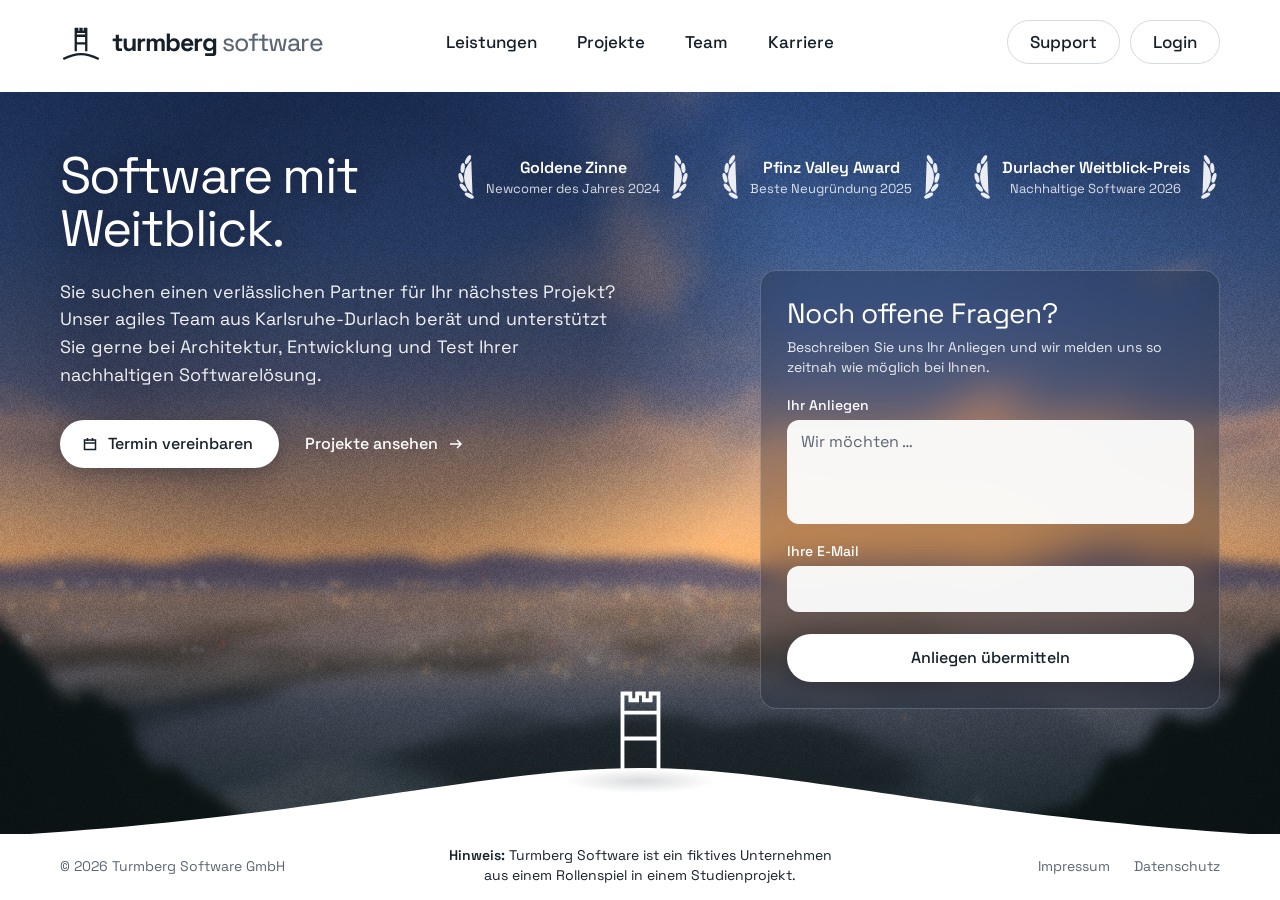
<file: site/index.html>
<!doctype html>
<html lang="de">
<head>
<meta charset="utf-8">
<meta name="viewport" content="width=device-width, initial-scale=1">
<title>Turmberg Software – Software mit Weitblick</title>
<meta name="description" content="Ein agiles Team aus Karlsruhe-Durlach. Wir beraten und unterstützen Sie bei Architektur, Entwicklung und Test Ihrer nachhaltigen Softwarelösung.">
<meta name="theme-color" content="#FFFFFF">
<link rel="icon" href="favicon.ico" sizes="32x32">
<link rel="icon" href="favicon.svg" type="image/svg+xml">
<link rel="apple-touch-icon" href="apple-touch-icon.png">
<link rel="preload" href="assets/fonts/space-grotesk-latin-wght-normal.woff2" as="font" type="font/woff2" crossorigin>
<link rel="stylesheet" href="assets/style.css">
<script src="assets/aussicht.js" defer></script>
<script src="assets/flieger.js" defer></script>
</head>
<body>

<header class="site-header">
  <a class="brand" href="./" aria-label="Turmberg Software, Startseite">
    <svg class="mark" viewBox="0 0 64 64" aria-hidden="true">
      <path d="M24 46 V12 H26.25 V16.5 H31.25 V12 H32.75 V16.5 H37.75 V12 H40 V46 M24 22.5 H40 M24 34 H40"/>
      <path d="M5 58 C17 52 25 50.5 32 50.5 C39 50.5 47 52 59 58"/>
    </svg>
    <span class="wordmark"><b>turmberg</b> <span>software</span></span>
  </a>
  <!-- No targets yet: add an href to each entry once its section exists. -->
  <nav class="site-nav" aria-label="Hauptnavigation">
    <a>Leistungen</a>
    <a>Projekte</a>
    <a>Team</a>
    <a>Karriere</a>
  </nav>
  <!-- No targets yet either: add an href to each once there is something
       behind it. -->
  <div class="site-aktionen">
    <a class="pill">Support</a>
    <a class="pill">Login</a>
  </div>
</header>

<main class="start">

  <section class="hero" aria-labelledby="hero-titel">
    <div class="hero__card">
      <div class="hero__content">
        <h1 class="hero__title" id="hero-titel">Software mit Weitblick.</h1>
        <!-- Neither action has a target yet: add an href once there is one. -->
        <p class="hero__lead">Sie suchen einen verlässlichen Partner für Ihr nächstes Projekt?<br>Unser agiles Team aus Karlsruhe-Durlach berät und unterstützt Sie gerne bei Architektur, Entwicklung und Test Ihrer nachhaltigen Softwarelösung.</p>
        <div class="hero__aktionen">
          <a class="knopf"><svg class="symbol" viewBox="0 0 16 16" aria-hidden="true"><path d="M2.5 4 H13.5 V13.5 H2.5 Z M2.5 7 H13.5 M5.5 2 V5 M10.5 2 V5"/></svg> Termin vereinbaren</a>
          <a class="textlink">Projekte ansehen <svg class="pfeil" viewBox="0 0 16 16" aria-hidden="true"><path d="M2 8 H13 M9 4 L13 8 L9 12"/></svg></a>
        </div>
      </div>

      <!-- Awards in the sky above the form. All three are made up, like the
           company: the names quote our own tower, river and tagline. -->
      <svg class="vorrat" aria-hidden="true"><symbol id="lorbeer" viewBox="0 0 22 48"><ellipse cx="14.3" cy="42.6" rx="2.1" ry="5" transform="rotate(-63 14.3 42.6)"/><ellipse cx="8.3" cy="34.6" rx="2.1" ry="5" transform="rotate(-40 8.3 34.6)"/><ellipse cx="6.0" cy="24.9" rx="2.1" ry="5" transform="rotate(-17 6.0 24.9)"/><ellipse cx="7.7" cy="15.0" rx="2.1" ry="5" transform="rotate(6 7.7 15.0)"/><ellipse cx="13.0" cy="6.6" rx="2.1" ry="5" transform="rotate(29 13.0 6.6)"/><path d="M17.5 41.3 A22 22 0 0 1 16.3 7.7"/></symbol></svg>
      <ul class="preise" aria-label="Auszeichnungen">
        <li class="preis"><svg class="lorbeer" aria-hidden="true"><use href="#lorbeer"/></svg><span class="preis__text"><strong>Goldene Zinne</strong> <span>Newcomer des Jahres 2024</span></span><svg class="lorbeer lorbeer--rechts" aria-hidden="true"><use href="#lorbeer"/></svg></li>
        <li class="preis"><svg class="lorbeer" aria-hidden="true"><use href="#lorbeer"/></svg><span class="preis__text"><strong>Pfinz Valley Award</strong> <span>Beste Neugründung 2025</span></span><svg class="lorbeer lorbeer--rechts" aria-hidden="true"><use href="#lorbeer"/></svg></li>
        <li class="preis"><svg class="lorbeer" aria-hidden="true"><use href="#lorbeer"/></svg><span class="preis__text"><strong>Durlacher Weitblick-Preis</strong> <span>Nachhaltige Software 2026</span></span><svg class="lorbeer lorbeer--rechts" aria-hidden="true"><use href="#lorbeer"/></svg></li>
      </ul>

      <!-- A short enquiry form in a glass panel. It sends nothing yet: replace
           the onsubmit once there is somewhere to send it to. -->
      <div class="glas-platz">
        <section class="glas" aria-labelledby="anfrage-titel">
          <h2 class="glas__titel" id="anfrage-titel">Noch offene Fragen?</h2>
          <p class="glas__hinweis">Beschreiben Sie uns Ihr Anliegen und wir melden uns so zeitnah wie möglich bei Ihnen.</p>
          <form class="anfrage" onsubmit="return false">
            <label for="anfrage-anliegen">Ihr Anliegen</label>
            <textarea id="anfrage-anliegen" name="anliegen" placeholder="Wir möchten …"></textarea>
            <label for="anfrage-mail">Ihre E-Mail</label>
            <input id="anfrage-mail" name="email" type="email" autocomplete="email">
            <button class="knopf" type="submit">Anliegen übermitteln</button>
          </form>
        </section>
      </div>

      <div class="horizon" aria-hidden="true">
        <svg class="horizon__hill" viewBox="0 0 1000 180" preserveAspectRatio="none">
          <path d="M0 190 V180 C260 160 380 112 500 112 C620 112 740 160 1000 180 V190 Z"/>
        </svg>
        <svg class="horizon__tower mark" viewBox="22 10 20 36">
          <path d="M24 46 V12 H27.5 V15 H30.5 V12 H33.5 V15 H36.5 V12 H40 V46 M24 20.5 H40 M24 32 H40"/>
        </svg>
      </div>
    </div>
  </section>

</main>

<footer class="site-footer">
  <p>© 2026 Turmberg Software GmbH</p>
  <!-- The company is made up for a role-play in a study project. This notice
       says so and must stay as long as the site is online. It
       runs through the footer once as a news ticker; after that the short
       version stays (see .hinweis in style.css). -->
  <p class="hinweis"><span class="hinweis__lauf">+++ <strong>Wussten Sie schon?</strong> Die Turmberg Software GmbH ist ein rein fiktives Unternehmen, die meisten Angaben auf dieser Website sind somit ebenso erfunden – sogar die Goldene Zinne. +++ Der Turmberg ist allerdings echt. +++</span><span class="hinweis__fest" aria-hidden="true"><strong>Hinweis:</strong> Turmberg Software ist ein fiktives Unternehmen aus einem Rollenspiel in einem Studienprojekt.</span></p>
  <!-- No targets, like the navigation: the two pages were removed from the
       site. Their last versions are in the repository's history. -->
  <nav aria-label="Rechtliches">
    <a>Impressum</a>
    <a>Datenschutz</a>
  </nav>
</footer>

</body>
</html>
</file>
<file: site/assets/style.css>
/* Turmberg Software – turmbergsoftware.de
   The font is self-hosted on purpose: loading it from Google's servers
   would send visitors' IP addresses to Google (GDPR). */

@font-face {
  font-family: 'Space Grotesk';
  font-style: normal;
  font-weight: 300 700;
  font-display: swap;
  src: url('fonts/space-grotesk-latin-wght-normal.woff2') format('woff2');
}

:root {
  /* Brand colors */
  --schiefer: #16202B;
  --pfinz: #2F6F73;
  --pfinz-dunkel: #245E63;
  --pfinz-hell: #5FAFAA;
  --nebel: #EEF0F3;

  /* Neutrals */
  --seite: #FFFFFF;
  --grau: #5B6673;
  --rand: #D5DAE0;

  /* Space Grotesk is the site's typeface. */
  --font: 'Space Grotesk', system-ui, -apple-system, 'Segoe UI', sans-serif;

  /* Header, hero, sections and footer span the full window.
     Set a length here (e.g. 1440px) to cap and center them instead. */
  --breite: none;

  /* The page's side margin: how far the header, the hero tagline and the
     footer stand in from the edges of the window. All three use it, so
     their edges line up from top to bottom. Above 1000px of width it grows
     faster, so on a wide screen everything stands further in. */
  --innen: clamp(24px, max(4vw, 7vw - 30px), 104px);

  color-scheme: light;
}

*,
*::before,
*::after {
  box-sizing: border-box;
}

html {
  -webkit-text-size-adjust: 100%;
}

/* Header, main and footer fill at least one window. Main takes the height
   that is left, so the landing page fits on one screen without scrolling. */
body {
  margin: 0;
  min-height: 100vh;
  min-height: 100dvh;
  display: grid;
  grid-template-columns: minmax(0, 1fr);
  grid-template-rows: auto 1fr auto;
  background: var(--seite);
  color: var(--schiefer);
  font-family: var(--font);
  -webkit-font-smoothing: antialiased;
}

a { color: var(--schiefer); }
a:hover { color: var(--pfinz); }
a:focus-visible {
  outline: 2px solid var(--pfinz);
  outline-offset: 3px;
}

/* ---------- Logo mark (used in header and hero tower) ---------- */

/* The tower is drawn in lines: a crenellated top on two legs with two
   crossbars. Square joins and ends keep it as angular as the typeface. */
.mark path {
  fill: none;
  stroke: var(--schiefer);
  stroke-width: 3.2;
}

/* ---------- Header ---------- */

.site-header {
  width: 100%;
  max-width: var(--breite);
  margin: 0 auto;
  padding: 20px var(--innen);
  display: grid;
  grid-template-columns: 1fr auto 1fr;
  align-items: center;
  gap: 4px clamp(8px, 3vw, 16px);
}

/* Equal 1fr columns left and right keep the navigation centered in the
   window, however wide the brand and the pills are. */
.site-header .brand { justify-self: start; }
.site-aktionen {
  justify-self: end;
  display: flex;
  gap: 10px;
}

.site-nav {
  display: flex;
  justify-content: center;
  gap: clamp(12px, 3.5vw, 40px);
}

.site-nav a {
  display: inline-flex;
  align-items: center;
  min-height: 44px;
  color: var(--schiefer);
  font-size: 17px;
  font-weight: 500;
  text-decoration: none;
}
.site-nav a:hover { color: var(--pfinz); }

/* Too narrow for one row: the navigation moves below brand and pills, and
   navigation and pills go back to a smaller size so both rows still fit
   on a narrow phone. */
@media (max-width: 960px) {
  .site-header { grid-template-columns: 1fr auto; }
  .site-nav {
    grid-column: 1 / -1;
    grid-row: 2;
  }
  .site-nav a,
  .site-header .pill { font-size: 15px; }
}

/* On a phone the pills are left out, and the brand stands centered above
   the navigation. */
@media (max-width: 560px) {
  .site-header { grid-template-columns: 1fr; }
  .site-header .brand { justify-self: center; }
  .site-aktionen { display: none; }
}

.brand {
  display: flex;
  align-items: center;
  gap: 10px;
  min-height: 44px;
  color: var(--schiefer);
  text-decoration: none;
}
.brand:hover { color: var(--schiefer); }
/* Mark and wordmark shrink a little on narrow phones. */
.brand .mark {
  flex: none;
  width: clamp(27px, 8.5vw, 42px);
  height: clamp(27px, 8.5vw, 42px);
}
/* A slightly heavier line than the mark's default, to match the wordmark. */
.brand .mark path { stroke-width: 3.5; }

.wordmark {
  font-size: clamp(16px, 5vw, 25px);
  letter-spacing: -0.04em;
  line-height: 1;
  white-space: nowrap;
}
.wordmark b { font-weight: 700; }
.wordmark span { font-weight: 450; color: var(--grau); }

/* ---------- Buttons ---------- */

.pill {
  display: inline-flex;
  align-items: center;
  justify-content: center;
  min-height: 44px;
  padding: 0 22px;
  border: 1px solid var(--rand);
  border-radius: 999px;
  color: var(--schiefer);
  font-size: 17px;
  font-weight: 500;
  text-decoration: none;
}
.pill:hover {
  background: var(--nebel);
  color: var(--schiefer);
}

/* ---------- Hero ---------- */

/* The landing page's main: lets the hero stretch to the height left over
   between header and footer. */
.start {
  display: grid;
  grid-template-columns: minmax(0, 1fr);
}

.hero {
  width: 100%;
  max-width: var(--breite);
  margin: 0 auto;
  padding: 8px 0 0;
  display: flex;
  flex-direction: column;
}

/* The card spans the full window: the view is a panorama, not a framed
   picture. overflow: hidden clips the view and the hill to it, and the
   bottom padding is 0 so the horizon sits flush on the card's bottom edge.
   --luft is the minimum air between the text and the horizon; it tightens
   on low windows so that everything still fits on one screen.
   The gradient is only what shows until assets/aussicht.js has painted the
   view (or if scripts are off); it is dark so the white text stays legible.
   Its last 2px are page-colored: browsers let a clipped box's own
   background show as a hairline along its edge, and under the white hill
   that hairline must not be dark. */
.hero__card {
  --luft: clamp(20px, 5vh - 12px, 56px);
  --oben: clamp(20px, 9vh - 24px, 72px); /* distance of the text from the card's top edge */
  position: relative;
  flex: 1;
  overflow: hidden;
  background: linear-gradient(#121A42, #42397A 62%, #1A2148 calc(100% - 2px), var(--seite) calc(100% - 2px));
  color: #FFFFFF;
  padding: var(--oben) var(--innen) 0;
  display: flex;
  flex-direction: column;
  align-items: flex-start;
}

/* The text sits in the card's upper left corner; the auto margin below it
   pushes the horizon to the bottom. The soft shadow helps the type over
   clouds. */
.hero__content {
  position: relative;
  text-shadow: 0 1px 22px rgb(8 12 30 / 0.45);
  flex: none;
  margin-bottom: auto;
  display: flex;
  flex-direction: column;
  align-items: flex-start;
  gap: clamp(14px, 2.6vh, 22px);
}

.hero__title {
  margin: 0;
  max-width: 8em; /* breaks the headline after "Software mit" */
  /* 10.6vw keeps "Software mit" on one line on the narrowest phones. */
  font-size: clamp(2rem, min(10.6vw, max(2.125rem, min(4vw, 7.6vh))), 3.5rem);
  font-weight: 400;
  line-height: 1.04;
  letter-spacing: -0.035em;
  text-wrap: balance;
}

/* The view from the Turmberg, painted by assets/aussicht.js on small
   canvases. Scaling them up and blurring them is what makes the view look
   like footage out of focus. They reach 24px past the card on every side
   (BLEED in the script) so the blur has no faded edge inside the card. */
.aussicht {
  position: absolute;
  left: -24px;
  top: -24px;
  width: calc(100% + 48px);
  height: calc(100% + 48px);
  filter: blur(6px);
  /* Ends 2px above the card's bottom edge, for the hairline described at
     .hero__card: no dark pixels may lie under the hill's lower edge. */
  clip-path: inset(0 0 26px 0);
  pointer-events: none;
}

/* The lights are blurred less than the land behind them, so they stay the
   round discs that points of light turn into in a lens. */
.aussicht--lichter { filter: blur(1.4px); }

/* Film grain over the view. The script supplies the speckle and moves it. */
.aussicht__korn {
  position: absolute;
  inset: 0 0 2px;
  opacity: 0.2;
  mix-blend-mode: overlay;
  pointer-events: none;
}

/* The horizon spans the full card width: the negative side margins
   cancel the card's side padding. */
.horizon {
  position: relative;
  align-self: stretch;
  flex: none;
  height: 180px;
  margin: var(--luft) calc(-1 * var(--innen)) 0;
  pointer-events: none;
}

/* On wide screens the text block may reach down beside the hill: the left
   part of the horizon is empty sky there, and the tower stands well to the
   right of the text. That keeps the page on one screen in low windows. */
@media (min-width: 1000px) {
  .horizon { margin-top: calc(var(--luft) - 150px); }
}

/* The hill is filled with the PAGE color, so it reads as the page rising
   into the card. preserveAspectRatio="none" (in the markup) lets it stretch;
   display: block removes the inline-SVG baseline gap under the hill.
   The path runs a little below its viewBox and overflow: visible lets it,
   so no hairline of the dark view shows between hill and page. */
.horizon__hill {
  position: absolute;
  left: 0;
  bottom: 0;
  display: block;
  width: 100%;
  height: 100%;
  overflow: visible;
}
.horizon__hill path { fill: var(--seite); }

/* Separate SVG so the tower never stretches with the hill. It is drawn at
   2.25x its 20x36 viewBox. The hill's peak is 112px from the top;
   33px + 81px = 114px sets the tower's legs 2px into the hill, so they
   stand on it without a gap, also where the hill curves away. */
.horizon__tower {
  position: absolute;
  left: 50%;
  top: 33px;
  width: 45px;
  height: 81px;
  margin-left: -22.5px;
  display: block;
}
/* White on the dark view. */
.horizon__tower path {
  stroke: #FFFFFF;
  stroke-width: 1.7;
}

/* The tower's soft shadow on the hill. */
.horizon::after {
  content: "";
  position: absolute;
  left: 50%;
  top: 113px;
  width: 150px;
  height: 24px;
  margin-left: -75px;
  background: radial-gradient(closest-side, rgb(22 32 43 / 0.16), transparent);
}

/* ---------- Hero: lead text and actions under the tagline ---------- */

.hero__lead {
  margin: 0;
  max-width: 32em; /* just wide enough for the opening question on one line */
  font-size: clamp(1rem, min(1.4vw, 2.8vh), 1.125rem);
  line-height: 1.55;
  color: rgb(255 255 255 / 0.92);
  text-wrap: pretty;
}

.hero__aktionen {
  display: flex;
  flex-wrap: wrap;
  align-items: center;
  gap: 8px 26px;
  margin-top: clamp(2px, 1vh, 10px);
}

/* The main action: a solid white button on the view. */
.knopf {
  display: inline-flex;
  align-items: center;
  gap: 10px;
  min-height: 48px;
  padding: 0 26px 0 22px;
  border-radius: 999px;
  background: #FFFFFF;
  box-shadow: 0 6px 20px rgb(8 12 30 / 0.25);
  color: var(--schiefer);
  font-size: 16px;
  font-weight: 500;
  text-decoration: none;
  text-shadow: none;
}
.knopf:hover {
  background: var(--nebel);
  color: var(--schiefer);
}

/* The small line icon in the button. */
.symbol {
  flex: none;
  width: 16px;
  height: 16px;
}
.symbol path {
  fill: none;
  stroke: currentColor;
  stroke-width: 1.5;
}

/* The second action: plain text with an arrow. */
.textlink {
  display: inline-flex;
  align-items: center;
  gap: 10px;
  min-height: 48px;
  color: #FFFFFF;
  font-size: 16px;
  font-weight: 500;
  text-decoration: none;
}
.textlink:hover { color: #FFFFFF; }

/* ---------- Hero: enquiry form in a glass panel ---------- */

/* The panel's place: a column in the sky on the right, from the tagline's
   top edge down to just above the hill. It lies over the card, not in its
   flow, so it does not change the card's height and the page still fits on
   one screen. The panel sits towards the bottom right of it: the free
   height is shared 2 to 3 above and below, and where there is none (low
   windows) the panel simply starts at the top. */
.glas-platz {
  --glas-breite: min(460px, 36vw);
  position: absolute;
  top: var(--oben);
  bottom: 60px; /* the hill's height below the panel's left edge, and a little air */
  right: var(--innen); /* as far from the right edge as the tagline is from the left */
  width: var(--glas-breite);
  display: flex;
  flex-direction: column;
  pointer-events: none;
}
.glas-platz::before { content: ""; flex: 2; }
.glas-platz::after { content: ""; flex: 3; }

/* A pane of frosted glass: the view behind it shows through, blurred
   further and slightly darkened so the white text on it stays legible over
   the bright horizon. */
.glas {
  --takt: clamp(8px, 4vh - 16px, 18px); /* space between the form's parts, tighter in low windows */
  flex: none;
  pointer-events: auto;
  padding: clamp(14px, 5vh - 16px, 26px) clamp(18px, 2vw, 26px);
  border: 1px solid rgb(255 255 255 / 0.2);
  border-radius: 16px;
  background: rgb(22 32 43 / 0.3);
  -webkit-backdrop-filter: blur(18px) saturate(1.3);
  backdrop-filter: blur(18px) saturate(1.3);
}

.glas__titel {
  margin: 0;
  font-size: clamp(1.375rem, 3.6vh, 1.75rem);
  font-weight: 400;
  line-height: 1.15;
  letter-spacing: -0.02em;
}

.glas__hinweis {
  margin: 8px 0 var(--takt);
  font-size: 14px;
  line-height: 1.45;
  color: rgb(255 255 255 / 0.88);
  text-wrap: pretty;
}

/* The enquiry form: two white fields and the button, one under the other. */
.anfrage {
  display: flex;
  flex-direction: column;
}
.anfrage label {
  margin-bottom: 6px;
  font-size: 14px;
  font-weight: 500;
}
.anfrage textarea,
.anfrage input {
  width: 100%;
  margin: 0 0 var(--takt);
  padding: 10px 14px;
  border: 0;
  border-radius: 12px;
  background: rgb(255 255 255 / 0.94);
  color: var(--schiefer);
  font: inherit;
  font-size: 16px;
  line-height: 1.45;
}
.anfrage textarea {
  height: clamp(56px, 22vh - 76px, 104px);
  resize: none; /* the panel must not grow down onto the hill */
}
.anfrage input { height: 46px; }
.anfrage ::placeholder {
  color: var(--grau);
  opacity: 1;
}
.anfrage textarea:focus-visible,
.anfrage input:focus-visible,
.anfrage .knopf:focus-visible {
  outline: 2px solid #FFFFFF;
  outline-offset: 2px;
}
.anfrage .knopf {
  justify-content: center;
  margin-top: 4px;
  padding: 0 22px;
  border: 0;
  font-family: inherit;
  cursor: pointer;
}

/* In a low window beside the tagline, the form's parts shrink a little so
   the panel ends above the hill. */
@media (min-width: 961px) and (max-height: 700px) {
  .glas__hinweis { font-size: 13px; }
  .anfrage label { margin-bottom: 4px; }
  .anfrage textarea { height: 48px; }
  .anfrage input { height: 40px; }
  .anfrage .knopf { min-height: 42px; }
}

/* The arrow of the text link under the tagline. */
.pfeil {
  flex: none;
  width: 16px;
  height: 16px;
  transition: transform 0.15s;
}
.pfeil path {
  fill: none;
  stroke: currentColor;
  stroke-width: 1.5;
}
.textlink:hover .pfeil { transform: translateX(3px); }
@media (prefers-reduced-motion: reduce) {
  .pfeil { transition: none; }
}

/* No room beside the tagline: the panel goes below it, in the card's flow. */
@media (max-width: 960px) {
  .hero__content { margin-bottom: 0; }
  .glas-platz {
    position: static;
    display: block;
    align-self: stretch;
    width: auto;
    margin: 24px 0 auto;
  }
  .glas-platz::before,
  .glas-platz::after { content: none; }
}

/* ---------- Hero: awards ---------- */

/* Holds the laurel drawing that every award uses twice; shows nothing itself. */
.vorrat {
  position: absolute;
  width: 0;
  height: 0;
}

/* A row of awards in the sky, level with the tagline and ending at the
   page's right margin. Like the panel it lies over the card, not in its
   flow. */
.preise {
  position: absolute;
  top: calc(var(--oben) + 4px);
  right: var(--innen);
  margin: 0;
  padding: 0;
  list-style: none;
  display: flex;
  gap: 16px clamp(20px, 2.2vw, 40px);
  text-shadow: 0 1px 22px rgb(8 12 30 / 0.45);
}

/* One award: its name and what it was for, between two laurel branches. */
.preis {
  display: flex;
  align-items: center;
  gap: 9px;
  text-align: center;
  white-space: nowrap;
}
.preis__text {
  display: flex;
  flex-direction: column;
  gap: 4px;
}
.preis__text strong {
  font-size: 16px;
  font-weight: 600;
  line-height: 1.2;
  letter-spacing: -0.01em;
}
.preis__text span {
  font-size: 13px;
  line-height: 1.2;
  color: rgb(255 255 255 / 0.82);
}

.lorbeer {
  flex: none;
  width: 22px;
  height: 48px;
  fill: #FFFFFF;
  opacity: 0.9;
}
.lorbeer path {
  fill: none;
  stroke: #FFFFFF;
  stroke-width: 1.2;
}
.lorbeer--rechts { transform: scaleX(-1); }

/* With the awards above it, the panel's place begins below them. */
@media (min-width: 1280px) and (min-height: 800px) {
  .glas-platz { top: calc(var(--oben) + 4px + 48px + 24px); }
}

/* Beside the tagline there is room for the awards only in a wide window,
   and above the panel only in a tall one. Elsewhere they are left out. */
@media (min-width: 961px) and (max-width: 1279.98px), (min-width: 961px) and (max-height: 799.98px) {
  .preise { display: none; }
}

/* Where the panel goes below the text, the awards go between the two.
   They stay positioned (relative, not static): the view's canvases are
   positioned too and would otherwise be painted over the award names. */
@media (max-width: 960px) {
  .preise {
    position: relative;
    top: auto;
    right: auto;
    flex-wrap: wrap;
    margin-top: 28px;
  }
}

/* ---------- Hero on a phone ---------- */

/* Everything stands centered in one column: tagline, text, actions, awards
   and the form's headings. What is typed into the form stays left-aligned. */
@media (max-width: 560px) {
  .hero__card {
    align-items: center;
    text-align: center;
  }
  .hero__content { align-items: center; }
  .hero__aktionen,
  .preise { justify-content: center; }
}

/* ---------- Footer ---------- */

.site-footer {
  width: 100%;
  max-width: var(--breite);
  margin: 0 auto;
  padding: 8px var(--innen) 12px;
  /* Equal 1fr columns left and right keep the notice centered under the
     tower; it gives way first when the window gets narrow. */
  display: grid;
  grid-template-columns: 1fr minmax(0, 40rem) 1fr;
  align-items: center;
  gap: 8px 24px;
  font-size: 14px;
  color: var(--grau);
  white-space: nowrap;
}

.site-footer p { margin: 0; }

.site-footer nav {
  justify-self: end;
  display: flex;
  gap: 24px;
}

/* The notice that the company is made up. It runs through
   the footer once as a news ticker: a window that clips the text and fades
   it out at both ends. When the ticker is through, a short version of the
   notice appears in its place and stays. Both share one grid cell. */
.hinweis {
  display: grid;
  grid-template-columns: minmax(0, 1fr);
  align-items: center;
  overflow: hidden;
  font-size: 14px;
  line-height: 1.4;
  color: var(--schiefer); /* darker than the rest of the footer: it must not be overlooked */
  -webkit-mask-image: linear-gradient(90deg, transparent, #000 36px, #000 calc(100% - 36px), transparent);
  mask-image: linear-gradient(90deg, transparent, #000 36px, #000 calc(100% - 36px), transparent);
}
.hinweis strong { font-weight: 600; }

/* The ticker text. The left padding of one window width parks it just
   outside the right edge; from there it runs left, once, until it is gone.
   The delay is how long after loading the run begins. Hovering stops it,
   so it can be read at leisure. */
.hinweis__lauf {
  grid-area: 1 / 1;
  justify-self: start;
  width: max-content;
  padding-left: 100%;
  animation: lauf 26s linear 15s 1 forwards;
}
@keyframes lauf {
  to { transform: translateX(-100%); }
}

/* The short version: fades in when the ticker has left (its delay is the
   ticker's delay plus its duration). The side padding keeps it clear of the
   window's faded ends. */
.hinweis__fest {
  grid-area: 1 / 1;
  padding: 0 40px;
  white-space: normal;
  text-align: center;
  text-wrap: balance;
  opacity: 0;
  animation: zeigen 0.8s ease 41s 1 forwards;
}
@keyframes zeigen {
  to { opacity: 1; }
}
.hinweis:hover span { animation-play-state: paused; }

/* No motion wanted: the notice stands still, in full, as plain text. */
@media (prefers-reduced-motion: reduce) {
  .hinweis {
    white-space: normal;
    text-align: center;
    text-wrap: balance;
    -webkit-mask-image: none;
    mask-image: none;
  }
  .hinweis__lauf {
    width: auto;
    padding-left: 0;
    animation: none;
  }
  .hinweis__fest { display: none; }
}

/* Too narrow for three columns: the notice goes above copyright and links. */
@media (max-width: 960px) {
  .site-footer {
    grid-template-columns: 1fr auto;
    padding-top: 14px;
  }
  .hinweis {
    grid-column: 1 / -1;
    grid-row: 1;
  }
}
/* On a phone copyright and links stand centered, one under the other. */
@media (max-width: 560px) {
  .site-footer {
    grid-template-columns: 1fr;
    justify-items: center;
  }
  .site-footer nav { justify-self: center; }
  .hinweis { justify-self: stretch; }
}

.site-footer a {
  display: inline-flex;
  align-items: center;
  min-height: 44px;
  color: var(--grau);
  text-decoration: none;
}
.site-footer a:hover { color: var(--schiefer); }

/* ---------- Paper plane (drawn and moved by assets/flieger.js) ---------- */

/* A layer over the whole window. It lets every click through; only the
   plane's own grab area reacts to the pointer. */
.flieger {
  position: fixed;
  inset: 0;
  z-index: 10;
  overflow: hidden;
  pointer-events: none;
  -webkit-user-select: none;
  user-select: none;
}

.flieger svg {
  position: absolute;
  left: 0;
  top: 0;
  width: 120px;
  height: 120px;
  overflow: visible;
  will-change: transform;
  filter: drop-shadow(0 8px 6px rgb(22 32 43 / 0.14));
}

.flieger polygon {
  stroke: rgb(22 32 43 / 0.25);
  stroke-width: 0.75;
  stroke-linejoin: round;
}

.flieger circle {
  fill: transparent;
  pointer-events: all;
  cursor: grab;
  touch-action: none;
}
.flieger .gegriffen circle { cursor: grabbing; }
</file>
